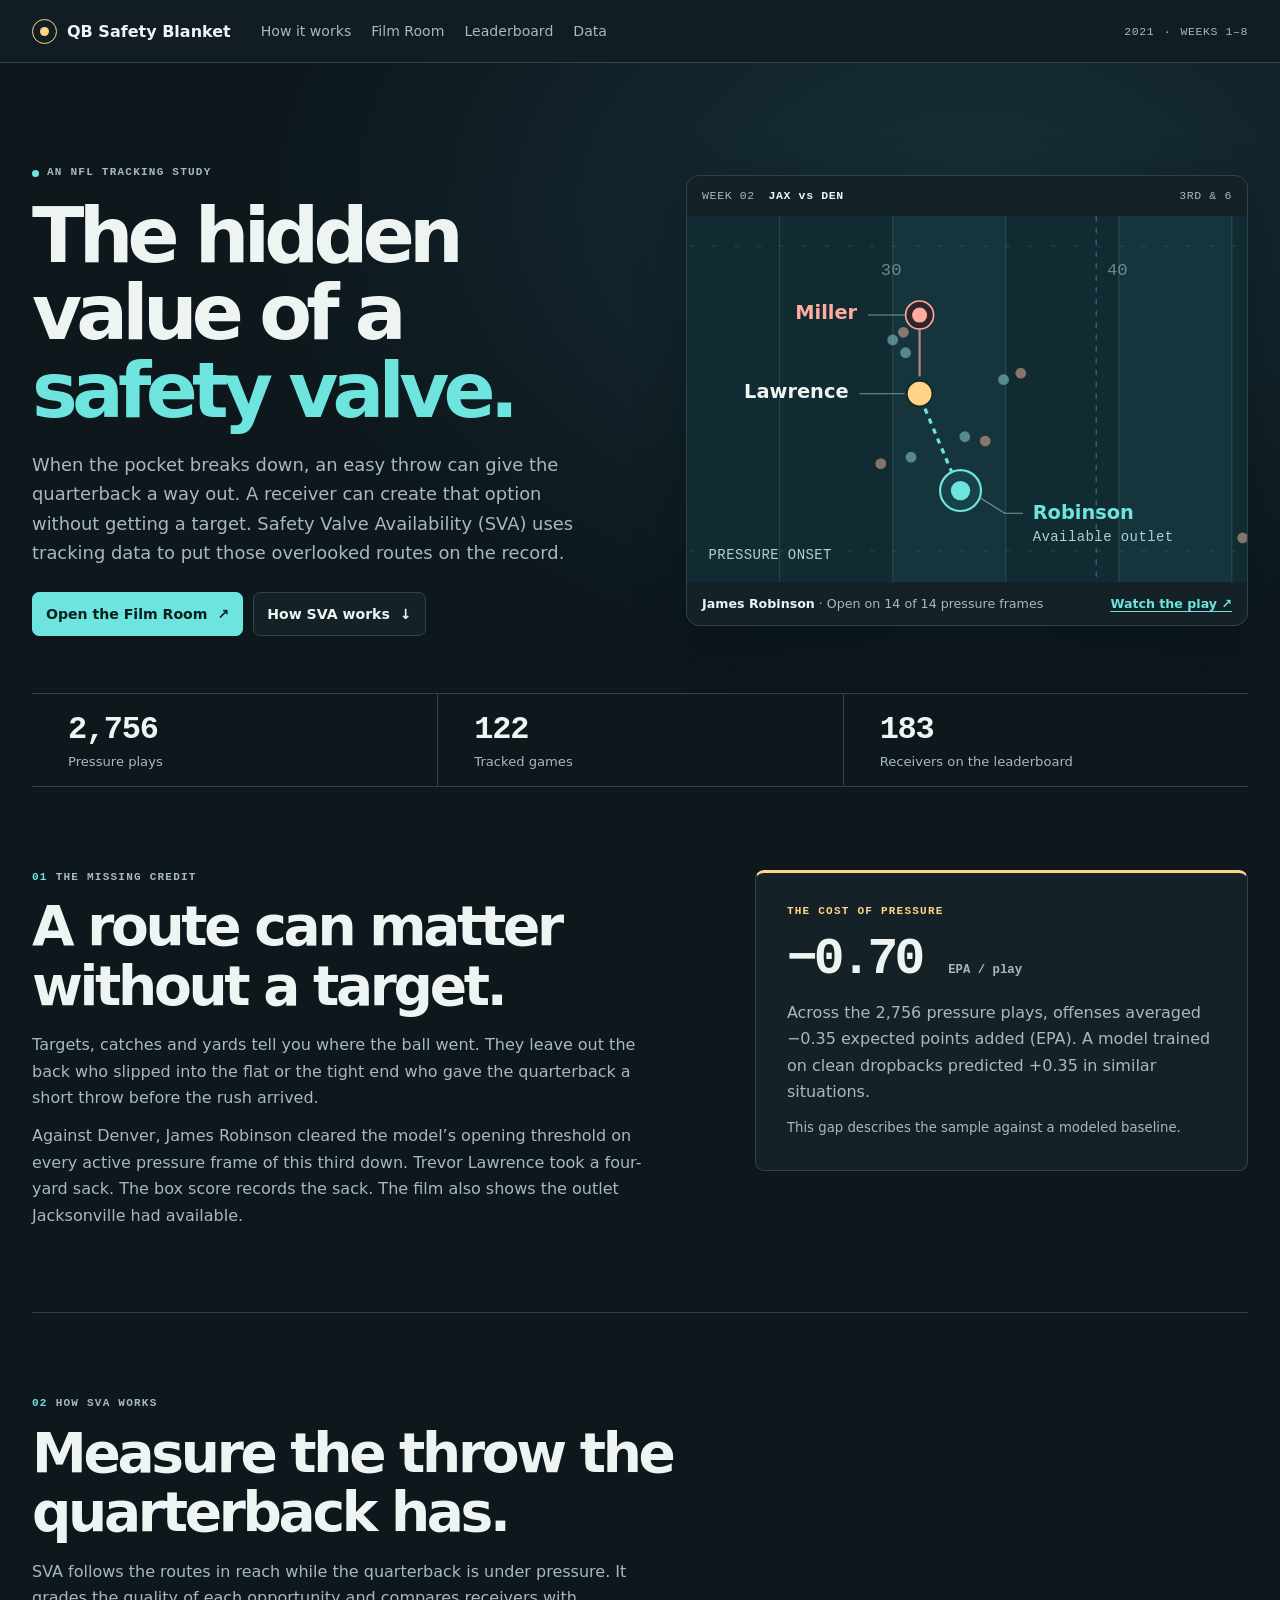
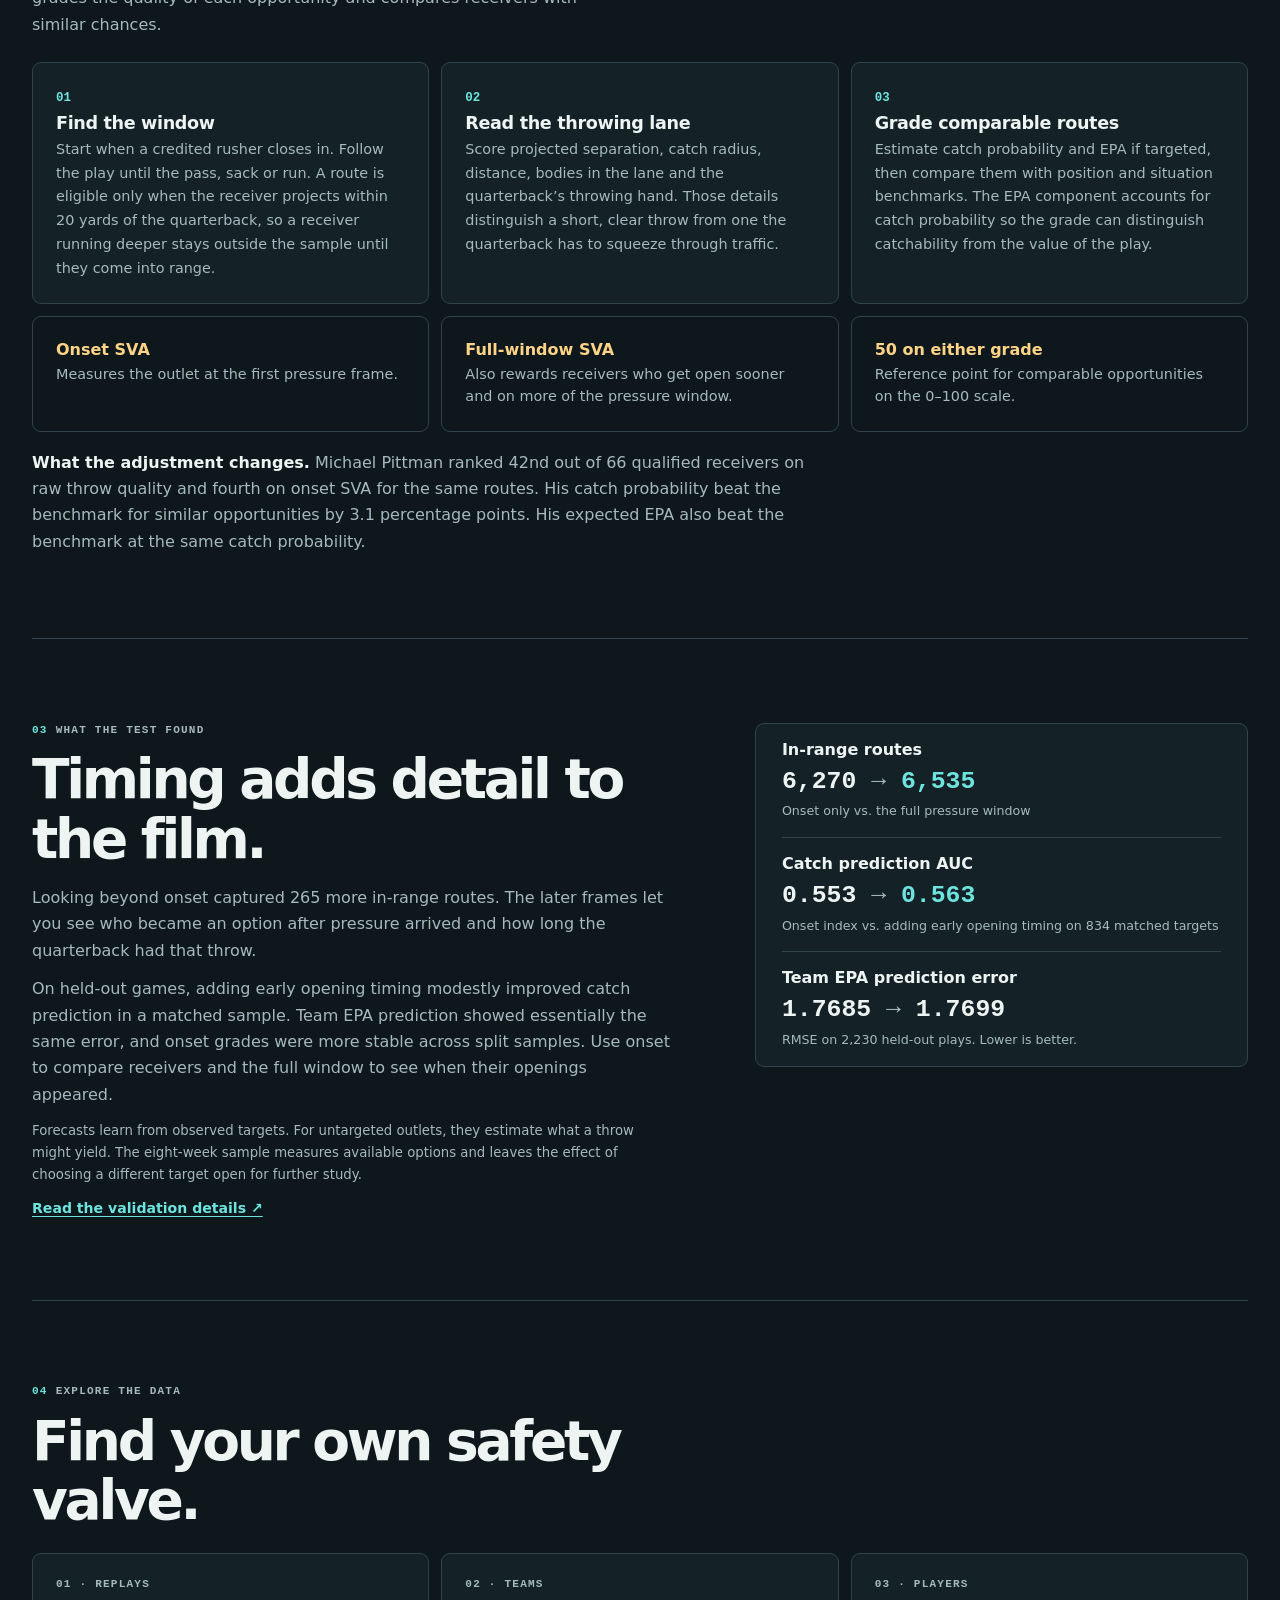
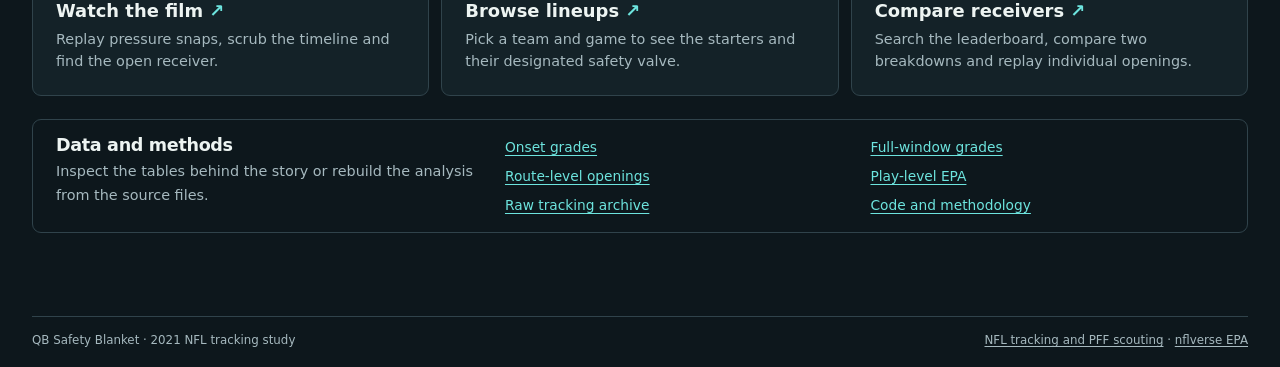
<file: docs/index.html>
<!doctype html>
<html lang="en">
<head>
  <meta charset="utf-8">
  <meta name="viewport" content="width=device-width, initial-scale=1">
  <meta name="color-scheme" content="dark">
  <meta name="description" content="See how NFL receivers create easy throws under pressure, even on plays where the ball goes elsewhere. Explore 2,756 pressure plays with Safety Valve Availability.">
  <title>The Hidden Value of a Safety Valve | QB Safety Blanket</title>
  <script src="./home-route.js"></script>
  <link rel="stylesheet" href="./styles.css">
  <link rel="stylesheet" href="./story.css">
</head>
<body class="story">
  <a class="skip-link" href="#main">Skip to the story</a>
  <header class="masthead">
    <div class="shell masthead-inner">
      <a class="brand" href="./" aria-current="page">
        <span class="brand-mark" aria-hidden="true"><span></span></span>
        <span>QB Safety Blanket</span>
      </a>
      <nav class="masthead-nav" aria-label="Main navigation">
        <a href="#method">How it works</a>
        <a href="./film-room.html">Film Room</a>
        <a href="./film-room.html#leaderboard">Leaderboard</a>
        <a href="#explore">Data</a>
      </nav>
      <span class="season-tag">2021 <span>·</span> WEEKS 1–8</span>
    </div>
  </header>

  <main id="main" class="shell story-main">
    <section class="story-hero" aria-labelledby="story-title">
      <div class="story-hero-copy">
        <p class="eyebrow"><span class="live-dot" aria-hidden="true"></span> An NFL tracking study</p>
        <h1 id="story-title">The hidden value of a <em>safety valve.</em></h1>
        <p>When the pocket breaks down, an easy throw can give the quarterback a way out. A receiver can create that option without getting a target. Safety Valve Availability (SVA) uses tracking data to put those overlooked routes on the record.</p>
        <div class="story-actions">
          <a class="story-button story-button-primary" href="./film-room.html">Open the Film Room <span aria-hidden="true">↗</span></a>
          <a class="story-button" href="#method">How SVA works <span aria-hidden="true">↓</span></a>
        </div>
      </div>

      <figure class="story-film">
        <div class="story-film-meta">
          <span>WEEK 02 <b>JAX vs DEN</b></span>
          <span>3RD &amp; 6</span>
        </div>
        <svg class="story-field" viewBox="0 0 520 340" role="img" aria-labelledby="field-title field-desc">
          <title id="field-title">James Robinson’s opening at pressure onset</title>
          <desc id="field-desc">A cropped tracking frame. Von Miller closes in on Trevor Lawrence. James Robinson is available on the other side of Lawrence, about five yards away. Lawrence ultimately takes a sack.</desc>
          <defs>
            <pattern id="field-hashes" width="21" height="340" patternUnits="userSpaceOnUse" x="2">
              <path d="M0 28h4 M0 311h4" class="field-gridline"/>
            </pattern>
          </defs>
          <rect width="520" height="340" class="field-base"/>
          <rect x="191" width="105" height="340" class="field-band"/>
          <rect x="401" width="105" height="340" class="field-band"/>
          <rect width="520" height="340" fill="url(#field-hashes)"/>
          <path d="M86 0v340 M191 0v340 M296 0v340 M401 0v340 M506 0v340" class="field-gridline"/>
          <path d="M380 0v340" class="field-scrimmage"/>
          <text x="180" y="55" class="field-yard">30</text>
          <text x="390" y="55" class="field-yard">40</text>
          <g class="field-offense">
            <circle cx="294" cy="152" r="5"/>
            <circle cx="258" cy="205" r="5"/>
            <circle cx="208" cy="224" r="5"/>
            <circle cx="191" cy="115" r="5"/>
            <circle cx="203" cy="127" r="5"/>
          </g>
          <g class="field-defense">
            <circle cx="516" cy="299" r="5"/>
            <circle cx="310" cy="146" r="5"/>
            <circle cx="277" cy="209" r="5"/>
            <circle cx="201" cy="108" r="5"/>
            <circle cx="180" cy="230" r="5"/>
          </g>
          <path d="M216 105v44" class="field-pressure-line"/>
          <path d="M221 179l27 64" class="field-outlet-line"/>
          <circle cx="216" cy="92" r="13" class="field-pressure-ring"/>
          <circle cx="216" cy="92" r="7" class="field-pressure-dot"/>
          <circle cx="216" cy="165" r="12" class="field-quarterback"/>
          <circle cx="254" cy="255" r="19" class="field-outlet-ring"/>
          <circle cx="254" cy="255" r="9" class="field-outlet-dot"/>
          <path d="M203 92h-35 M202 165h-42 M271 261l24 15h17" class="field-callout"/>
          <text x="158" y="96" text-anchor="end" class="field-label field-pressure-label">Miller</text>
          <text x="150" y="169" text-anchor="end" class="field-label">Lawrence</text>
          <text x="321" y="281" class="field-label field-outlet-label">Robinson</text>
          <text x="321" y="302" class="field-sub">Available outlet</text>
          <text x="20" y="319" class="field-sub">PRESSURE ONSET</text>
        </svg>
        <figcaption class="story-film-caption">
          <span><strong>James Robinson</strong> · Open on 14 of 14 pressure frames</span>
          <a href="./film-room.html?team=JAX&amp;game=2021091904&amp;play=2261&amp;player=52733&amp;open=1#replay">Watch the play <span aria-hidden="true">↗</span></a>
        </figcaption>
      </figure>
    </section>

    <dl class="story-sample" aria-label="2021 NFL tracking sample">
      <div><dt>Pressure plays</dt><dd>2,756</dd></div>
      <div><dt>Tracked games</dt><dd>122</dd></div>
      <div><dt>Receivers on the leaderboard</dt><dd>183</dd></div>
    </dl>

    <section class="story-section story-split" aria-labelledby="why-title">
      <div>
        <p class="eyebrow"><span>01</span> The missing credit</p>
        <h2 id="why-title">A route can matter without a target.</h2>
        <p>Targets, catches and yards tell you where the ball went. They leave out the back who slipped into the flat or the tight end who gave the quarterback a short throw before the rush arrived.</p>
        <p>Against Denver, James Robinson cleared the model’s opening threshold on every active pressure frame of this third down. Trevor Lawrence took a four-yard sack. The box score records the sack. The film also shows the outlet Jacksonville had available.</p>
      </div>
      <aside class="story-stat-panel" aria-labelledby="pressure-cost">
        <p class="eyebrow" id="pressure-cost">The cost of pressure</p>
        <p class="story-large-stat">−0.70 <span>EPA / play</span></p>
        <p>Across the 2,756 pressure plays, offenses averaged −0.35 expected points added (EPA). A model trained on clean dropbacks predicted +0.35 in similar situations.</p>
        <p class="story-note">This gap describes the sample against a modeled baseline.</p>
      </aside>
    </section>

    <section id="method" class="story-section" aria-labelledby="method-title">
      <div class="story-section-intro">
        <p class="eyebrow"><span>02</span> How SVA works</p>
        <h2 id="method-title">Measure the throw the quarterback has.</h2>
        <p>SVA follows the routes in reach while the quarterback is under pressure. It grades the quality of each opportunity and compares receivers with similar chances.</p>
      </div>
      <ol class="story-steps">
        <li>
          <span class="story-step-number" aria-hidden="true">01</span>
          <h3>Find the window</h3>
          <p>Start when a credited rusher closes in. Follow the play until the pass, sack or run. A route is eligible only when the receiver projects within 20 yards of the quarterback, so a receiver running deeper stays outside the sample until they come into range.</p>
        </li>
        <li>
          <span class="story-step-number" aria-hidden="true">02</span>
          <h3>Read the throwing lane</h3>
          <p>Score projected separation, catch radius, distance, bodies in the lane and the quarterback’s throwing hand. Those details distinguish a short, clear throw from one the quarterback has to squeeze through traffic.</p>
        </li>
        <li>
          <span class="story-step-number" aria-hidden="true">03</span>
          <h3>Grade comparable routes</h3>
          <p>Estimate catch probability and EPA if targeted, then compare them with position and situation benchmarks. The EPA component accounts for catch probability so the grade can distinguish catchability from the value of the play.</p>
        </li>
      </ol>
      <dl class="story-score-strip">
        <div><dt>Onset SVA</dt><dd>Measures the outlet at the first pressure frame.</dd></div>
        <div><dt>Full-window SVA</dt><dd>Also rewards receivers who get open sooner and on more of the pressure window.</dd></div>
        <div><dt>50 on either grade</dt><dd>Reference point for comparable opportunities on the 0–100 scale.</dd></div>
      </dl>
      <p class="story-case"><strong>What the adjustment changes.</strong> Michael Pittman ranked 42nd out of 66 qualified receivers on raw throw quality and fourth on onset SVA for the same routes. His catch probability beat the benchmark for similar opportunities by 3.1 percentage points. His expected EPA also beat the benchmark at the same catch probability.</p>
    </section>

    <section class="story-section story-split story-results" aria-labelledby="evidence-title">
      <div>
        <p class="eyebrow"><span>03</span> What the test found</p>
        <h2 id="evidence-title">Timing adds detail to the film.</h2>
        <p>Looking beyond onset captured 265 more in-range routes. The later frames let you see who became an option after pressure arrived and how long the quarterback had that throw.</p>
        <p>On held-out games, adding early opening timing modestly improved catch prediction in a matched sample. Team EPA prediction showed essentially the same error, and onset grades were more stable across split samples. Use onset to compare receivers and the full window to see when their openings appeared.</p>
        <p class="story-note">Forecasts learn from observed targets. For untargeted outlets, they estimate what a throw might yield. The eight-week sample measures available options and leaves the effect of choosing a different target open for further study.</p>
        <a class="story-text-link" href="https://github.com/EthanFeld/SafetyValveAvailability#validation-and-interpretation">Read the validation details <span aria-hidden="true">↗</span></a>
      </div>
      <dl class="story-evidence">
        <div>
          <dt>In-range routes</dt>
          <dd><span>6,270</span><span class="story-arrow"> → </span><strong>6,535</strong><small>Onset only vs. the full pressure window</small></dd>
        </div>
        <div>
          <dt>Catch prediction AUC</dt>
          <dd><span>0.553</span><span class="story-arrow"> → </span><strong>0.563</strong><small>Onset index vs. adding early opening timing on 834 matched targets</small></dd>
        </div>
        <div>
          <dt>Team EPA prediction error</dt>
          <dd><span>1.7685</span><span class="story-arrow"> → </span><strong>1.7699</strong><small>RMSE on 2,230 held-out plays. Lower is better.</small></dd>
        </div>
      </dl>
    </section>

    <section id="explore" class="story-section story-explore" aria-labelledby="explore-title">
      <div class="story-section-intro">
        <p class="eyebrow"><span>04</span> Explore the data</p>
        <h2 id="explore-title">Find your own safety valve.</h2>
      </div>
      <div class="story-destinations">
        <a href="./film-room.html#replay">
          <span class="eyebrow">01 · Replays</span>
          <strong>Watch the film <span aria-hidden="true">↗</span></strong>
          <span>Replay pressure snaps, scrub the timeline and find the open receiver.</span>
        </a>
        <a href="./film-room.html#lineup">
          <span class="eyebrow">02 · Teams</span>
          <strong>Browse lineups <span aria-hidden="true">↗</span></strong>
          <span>Pick a team and game to see the starters and their designated safety valve.</span>
        </a>
        <a href="./film-room.html#leaderboard">
          <span class="eyebrow">03 · Players</span>
          <strong>Compare receivers <span aria-hidden="true">↗</span></strong>
          <span>Search the leaderboard, compare two breakdowns and replay individual openings.</span>
        </a>
      </div>
      <div class="story-data">
        <div>
          <h3>Data and methods</h3>
          <p>Inspect the tables behind the story or rebuild the analysis from the source files.</p>
        </div>
        <ul>
          <li><a href="https://github.com/EthanFeld/SafetyValveAvailability/blob/main/sva_context_leaderboard.csv">Onset grades</a></li>
          <li><a href="https://github.com/EthanFeld/SafetyValveAvailability/blob/main/sva_temporal_leaderboard.csv">Full-window grades</a></li>
          <li><a href="https://github.com/EthanFeld/SafetyValveAvailability/blob/main/sva_temporal_routes.csv">Route-level openings</a></li>
          <li><a href="https://github.com/EthanFeld/SafetyValveAvailability/blob/main/sva_epa_plays.csv">Play-level EPA</a></li>
          <li><a href="https://github.com/EthanFeld/SafetyValveAvailability/releases/tag/data-2021">Raw tracking archive</a></li>
          <li><a href="https://github.com/EthanFeld/SafetyValveAvailability">Code and methodology</a></li>
        </ul>
      </div>
    </section>

    <footer class="footer">
      <span>QB Safety Blanket <span aria-hidden="true">·</span> 2021 NFL tracking study</span>
      <span><a href="https://github.com/ThompsonJamesBliss/nfl-big-data-bowl-regional-event-data">NFL tracking and PFF scouting</a> · <a href="https://github.com/nflverse/nflverse-data/releases/tag/pbp">nflverse EPA</a></span>
    </footer>
  </main>
</body>
</html>
</file>
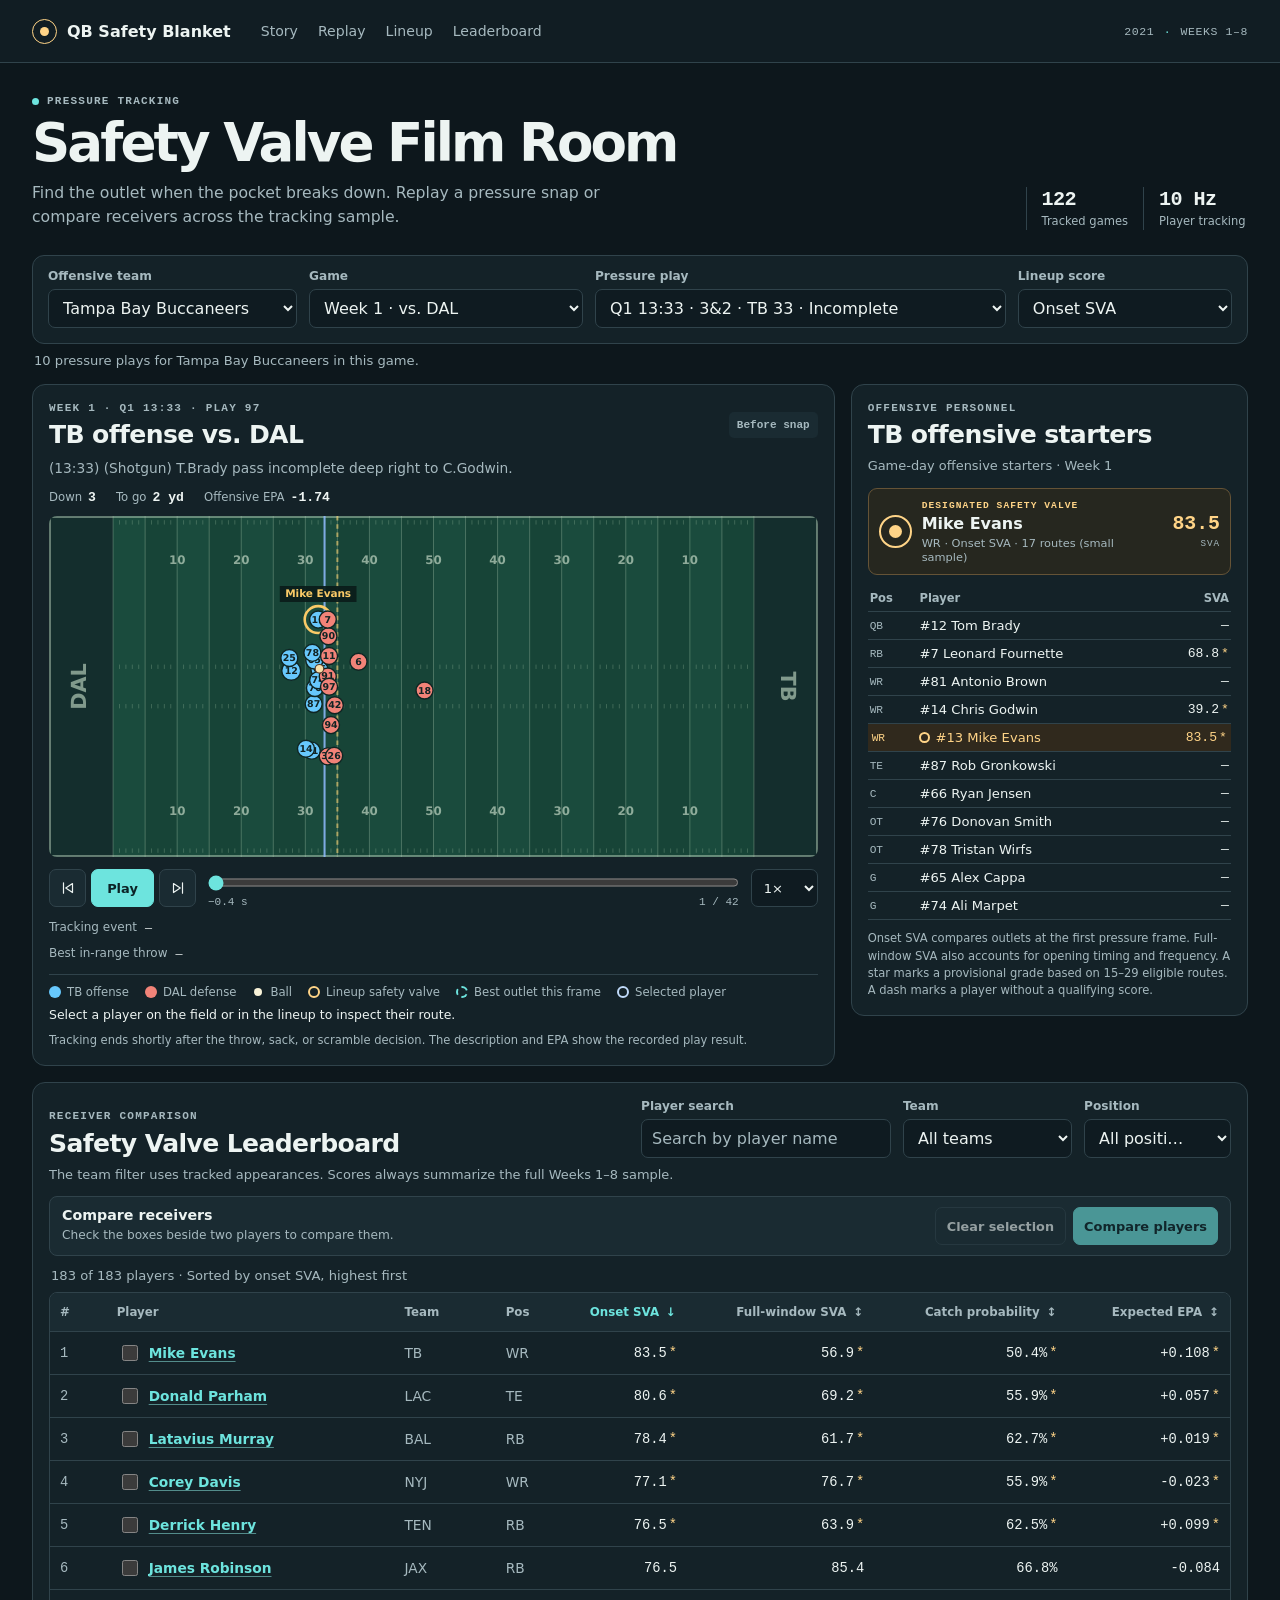
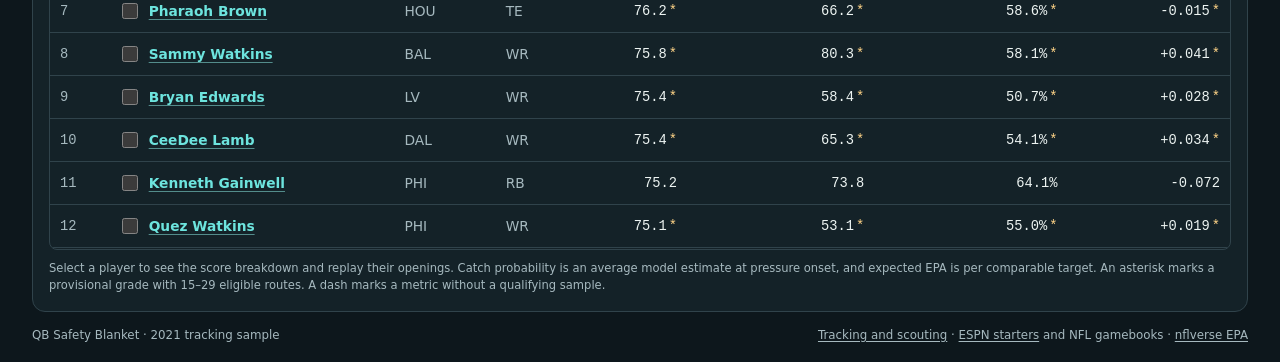
<file: docs/film-room.html>
<!doctype html>
<html lang="en">
<head>
  <meta charset="utf-8">
  <meta name="viewport" content="width=device-width, initial-scale=1">
  <meta name="color-scheme" content="dark">
  <meta name="description" content="Watch 2021 NFL pressure plays and compare the receivers who give their quarterbacks a way out.">
  <title>Safety Valve Film Room</title>
  <link rel="stylesheet" href="./styles.css">
  <script type="module" src="./app.js"></script>
  <script type="module" src="./leaderboard.js"></script>
</head>
<body>
  <a class="skip-link" href="#main">Skip to the film room</a>
  <header class="masthead">
    <div class="shell masthead-inner">
      <a class="brand" href="./" aria-label="QB Safety Blanket home">
        <span class="brand-mark" aria-hidden="true"><span></span></span>
        <span>QB Safety Blanket</span>
      </a>
      <nav class="masthead-nav" aria-label="Film room navigation">
        <a href="./">Story</a>
        <a href="#replay">Replay</a>
        <a href="#lineup">Lineup</a>
        <a href="#leaderboard">Leaderboard</a>
      </nav>
      <span class="season-tag">2021 <span>·</span> WEEKS 1–8</span>
    </div>
  </header>

  <main id="main" class="shell">
    <section class="intro" aria-labelledby="site-title">
      <div>
        <p class="eyebrow"><span class="live-dot" aria-hidden="true"></span> Pressure tracking</p>
        <h1 id="site-title">Safety Valve Film Room</h1>
        <p class="intro-copy">Find the outlet when the pocket breaks down. Replay a pressure snap or compare receivers across the tracking sample.</p>
      </div>
      <div class="sample-note" aria-label="122 tracked games at 10 frames per second">
        <div><strong>122</strong><span>Tracked games</span></div>
        <div><strong>10 Hz</strong><span>Player tracking</span></div>
      </div>
    </section>

    <section class="selectors" aria-label="Choose a team, game, play, and score">
      <label class="select-field" for="team-select">
        <span>Offensive team</span>
        <select id="team-select"><option>Loading teams…</option></select>
      </label>
      <label class="select-field" for="game-select">
        <span>Game</span>
        <select id="game-select"><option>Select a team</option></select>
      </label>
      <label class="select-field select-play" for="play-select">
        <span>Pressure play</span>
        <select id="play-select"><option>Select a game</option></select>
      </label>
      <label class="select-field select-model" for="model-select">
        <span>Lineup score</span>
        <select id="model-select">
          <option value="onset">Onset SVA</option>
          <option value="temporal">Full-window SVA</option>
        </select>
      </label>
    </section>
    <p id="status" class="status" role="status">Loading the play library…</p>
    <noscript><p class="status">Enable JavaScript to browse the lineup and replay tracking frames.</p></noscript>

    <div class="film-grid">
      <section id="replay" class="panel replay-panel" aria-labelledby="play-title">
        <div class="panel-top">
          <div>
            <p id="play-week" class="eyebrow">Film replay</p>
            <h2 id="play-title">Pressure replay</h2>
          </div>
          <span id="pressure-label" class="pressure-badge">Awaiting tracking</span>
        </div>
        <p id="play-description" class="play-description">Choose a play to see the tracking and available outlets.</p>
        <dl class="play-facts">
          <div><dt>Down</dt><dd id="play-down">—</dd></div>
          <div><dt>To go</dt><dd id="play-distance">—</dd></div>
          <div><dt>Offensive EPA</dt><dd id="play-epa">—</dd></div>
        </dl>

        <div class="field-stage">
          <canvas id="field-canvas" width="1200" height="533" role="img" aria-label="Animated football field with offensive and defensive players, the ball, and safety valve markers.">
            Your browser does not support the football field canvas. The play description, timing, and lineup are available as text.
          </canvas>
        </div>

        <div class="playback">
          <div class="transport" role="group" aria-label="Playback">
            <button id="step-back" type="button" class="icon-button" aria-label="Step back one frame" title="Step back one frame">
              <svg viewBox="0 0 24 24" aria-hidden="true"><path d="M6 5v14m12-13-9 6 9 6z"/></svg>
            </button>
            <button id="play-toggle" type="button" class="play-button" aria-label="Play or pause replay">Play</button>
            <button id="step-forward" type="button" class="icon-button" aria-label="Step forward one frame" title="Step forward one frame">
              <svg viewBox="0 0 24 24" aria-hidden="true"><path d="M18 5v14M6 6l9 6-9 6z"/></svg>
            </button>
          </div>
          <div class="scrubber">
            <label class="visually-hidden" for="timeline">Replay timeline</label>
            <input id="timeline" type="range" min="0" max="0" value="0" step="1">
            <div class="scrub-labels"><span id="time-label">0.0 s</span><span id="frame-label">Frame —</span></div>
          </div>
          <label class="speed-field" for="speed-select">
            <span class="visually-hidden">Playback speed</span>
            <select id="speed-select">
              <option value="0.5">0.5×</option>
              <option value="1" selected>1×</option>
              <option value="1.5">1.5×</option>
              <option value="2">2×</option>
            </select>
          </label>
        </div>
        <div class="frame-detail"><span>Tracking event</span><span id="event-label">—</span></div>
        <div class="frame-detail"><span>Best in-range throw</span><span id="frame-outlet">—</span></div>
        <ul class="field-key" aria-label="Field marker legend">
          <li><span class="marker marker-offense" aria-hidden="true"></span><span id="offense-label">Offense</span></li>
          <li><span class="marker marker-defense" aria-hidden="true"></span><span id="defense-label">Defense</span></li>
          <li><span class="marker marker-ball" aria-hidden="true"></span>Ball</li>
          <li><span class="marker marker-valve" aria-hidden="true"></span>Lineup safety valve</li>
          <li><span class="marker marker-best" aria-hidden="true"></span>Best outlet this frame</li>
          <li><span class="marker marker-selected" aria-hidden="true"></span>Selected player</li>
        </ul>
        <p id="selected-player" class="selected-player" aria-live="polite"></p>
        <p class="score-note">Tracking ends shortly after the throw, sack, or scramble decision. The description and EPA show the recorded play result.</p>
      </section>

      <section id="lineup" class="panel lineup-panel" aria-labelledby="lineup-title">
        <div class="panel-top lineup-top">
          <div>
            <p class="eyebrow">Offensive personnel</p>
            <h2 id="lineup-title">Game lineup</h2>
          </div>
        </div>
        <p id="lineup-note" class="lineup-note">Select a game to see the offensive lineup and available receiver scores.</p>

        <div class="designated">
          <span class="designated-mark" aria-hidden="true"><span></span></span>
          <div class="designated-copy">
            <p class="eyebrow">Designated safety valve</p>
            <p id="valve-name" class="valve-name">Awaiting lineup</p>
            <p id="valve-position" class="valve-position"></p>
          </div>
          <div class="designated-score">
            <strong id="valve-score">—</strong>
            <span>SVA</span>
          </div>
        </div>

        <table class="lineup-table">
          <caption class="visually-hidden">Offensive lineup and player Safety Valve Availability scores</caption>
          <thead>
            <tr><th scope="col">Pos</th><th scope="col">Player</th><th scope="col">SVA</th></tr>
          </thead>
          <tbody id="lineup-rows">
            <tr><td colspan="3" class="empty-lineup">Select a game to load its lineup.</td></tr>
          </tbody>
        </table>
        <p class="score-note">Onset SVA compares outlets at the first pressure frame. Full-window SVA also accounts for opening timing and frequency. A star marks a provisional grade based on 15–29 eligible routes. A dash marks a player without a qualifying score.</p>
      </section>
    </div>

    <section id="leaderboard" class="panel leaderboard-panel" aria-labelledby="leaderboard-title">
      <div class="panel-top leaderboard-top">
        <div>
          <p class="eyebrow">Receiver comparison</p>
          <h2 id="leaderboard-title">Safety Valve Leaderboard</h2>
        </div>
        <div class="leaderboard-controls" role="group" aria-label="Leaderboard filters">
          <label class="select-field leaderboard-search-field" for="leaderboard-search">
            <span>Player search</span>
            <input id="leaderboard-search" type="search" placeholder="Search by player name" autocomplete="off" spellcheck="false" disabled>
          </label>
          <label class="select-field" for="leaderboard-team">
            <span>Team</span>
            <select id="leaderboard-team" disabled><option value="">All teams</option></select>
          </label>
          <label class="select-field" for="leaderboard-position">
            <span>Position</span>
            <select id="leaderboard-position" disabled><option value="">All positions</option></select>
          </label>
        </div>
      </div>
      <p id="leaderboard-scope" class="lineup-note">The team filter uses tracked appearances. Scores always summarize the full Weeks 1–8 sample.</p>
      <section class="leaderboard-compare-tray" aria-labelledby="leaderboard-compare-title">
        <div>
          <h3 id="leaderboard-compare-title">Compare receivers</h3>
          <div id="leaderboard-selection" class="leaderboard-selection"></div>
          <p id="leaderboard-compare-status" class="leaderboard-compare-status" role="status">Check the boxes beside two players to compare them.</p>
        </div>
        <div class="leaderboard-compare-actions">
          <button id="leaderboard-clear" class="profile-close" type="button" disabled>Clear selection</button>
          <button id="leaderboard-compare" class="play-button" type="button" aria-haspopup="dialog" aria-controls="player-comparison" disabled>Compare players</button>
        </div>
      </section>
      <p id="leaderboard-status" class="status" role="status">Loading the leaderboard…</p>
      <p class="leaderboard-scroll-tip">Scroll across the table to see all four metrics.</p>
      <div class="leaderboard-scroll" tabindex="0" role="region" aria-label="Scrollable leaderboard" aria-describedby="leaderboard-scope leaderboard-note">
        <table class="leaderboard-table">
          <caption class="visually-hidden">Receiver metrics. Rank follows the selected sort and filters.</caption>
          <thead>
            <tr>
              <th scope="col" aria-label="Rank">#</th>
              <th scope="col">Player</th>
              <th scope="col">Team</th>
              <th scope="col">Pos</th>
              <th scope="col" aria-sort="descending"><button type="button" data-sort="onset" disabled>Onset SVA <span aria-hidden="true"></span></button></th>
              <th scope="col"><button type="button" data-sort="temporal" disabled>Full-window SVA <span aria-hidden="true"></span></button></th>
              <th scope="col"><button type="button" data-sort="catchProbability" disabled>Catch probability <span aria-hidden="true"></span></button></th>
              <th scope="col"><button type="button" data-sort="expectedEpa" disabled>Expected EPA <span aria-hidden="true"></span></button></th>
            </tr>
          </thead>
          <tbody id="leaderboard-rows">
            <tr><td colspan="8" class="empty-lineup">Loading receiver scores…</td></tr>
          </tbody>
        </table>
      </div>
      <p id="leaderboard-note" class="score-note">Select a player to see the score breakdown and replay their openings. Catch probability is an average model estimate at pressure onset, and expected EPA is per comparable target. An asterisk marks a provisional grade with 15–29 eligible routes. A dash marks a metric without a qualifying sample.</p>
    </section>

    <dialog id="player-profile" class="player-profile" aria-labelledby="player-profile-title">
      <header class="player-profile-header">
        <div>
          <p id="player-profile-teams" class="eyebrow">Receiver profile</p>
          <h2 id="player-profile-title">Player profile</h2>
        </div>
        <form method="dialog">
          <button id="player-profile-close" class="profile-close" type="submit" autofocus>Close</button>
        </form>
      </header>
      <div class="player-profile-content">
        <dl id="player-profile-scores" class="profile-scores" aria-label="Leaderboard scores"></dl>
        <p id="player-profile-status" class="status" role="status"></p>
        <div id="player-profile-breakdown" class="profile-breakdown"></div>
        <section aria-labelledby="player-profile-plays-title" class="profile-replays">
          <h3 id="player-profile-plays-title">Open under pressure</h3>
          <p class="score-note">Each replay opens at the first frame where this receiver met the in-range throw-quality threshold under pressure.</p>
          <ul id="player-profile-plays" class="profile-play-list"></ul>
        </section>
      </div>
    </dialog>

    <dialog id="player-comparison" class="player-profile player-comparison" aria-labelledby="comparison-title">
      <header class="player-profile-header">
        <div>
          <p class="eyebrow">Receiver breakdowns</p>
          <h2 id="comparison-title">Compare players</h2>
        </div>
        <form method="dialog">
          <button id="comparison-close" class="profile-close" type="submit" autofocus>Close</button>
        </form>
      </header>
      <div class="player-profile-content comparison-content" tabindex="0" role="region" aria-label="Side-by-side SVA breakdowns">
        <p id="comparison-status" class="status" role="status"></p>
        <table class="comparison-table" aria-describedby="comparison-note">
          <caption class="visually-hidden">Side-by-side comparison of receiver grades and model breakdowns</caption>
          <thead id="comparison-head"></thead>
          <tbody id="comparison-rows"></tbody>
        </table>
        <p id="comparison-note" class="score-note">Lifts compare similar in-range opportunities. First openings are timed from pressure onset. A dash marks an unavailable metric. Grades and forecasts summarize the full Weeks 1–8 sample.</p>
      </div>
    </dialog>

    <footer class="footer">
      <span>QB Safety Blanket <span aria-hidden="true">·</span> 2021 tracking sample</span>
      <span><a href="https://github.com/ThompsonJamesBliss/nfl-big-data-bowl-regional-event-data" rel="noopener noreferrer">Tracking and scouting</a> · <a href="https://www.espn.com/nfl/scoreboard" rel="noopener noreferrer">ESPN starters</a> and NFL gamebooks · <a href="https://github.com/nflverse/nflverse-data/releases/tag/pbp" rel="noopener noreferrer">nflverse EPA</a></span>
    </footer>
  </main>
</body>
</html>
</file>
<file: docs/styles.css>
:root {
  color-scheme: dark;
  --bg: #0d171c;
  --surface: #142228;
  --surface-raised: #1a2b32;
  --line: #30434b;
  --text: #edf4f2;
  --muted: #a6b9bf;
  --aqua: #6de4de;
  --gold: #ffd487;
  --mono: "Cascadia Code", "SFMono-Regular", Consolas, monospace;
  font-family: "Segoe UI", system-ui, sans-serif;
  background: var(--bg);
  color: var(--text);
}

*, *::before, *::after { box-sizing: border-box; }
body { margin: 0; }
button, select, input { font: inherit; }
a { color: inherit; }
p, h1, h2, dl, dd { margin: 0; }
button, select { color: var(--text); }
button, select, input[type="range"] { cursor: pointer; }
button:disabled, select:disabled, input:disabled { cursor: default; opacity: .58; }
:focus-visible { outline: 2px solid var(--aqua); outline-offset: 3px; }

.shell { max-width: 1460px; width: min(100% - 64px, 1460px); margin-inline: auto; }
.masthead { border-bottom: 1px solid var(--line); background: #111d23; }
.masthead-inner { min-height: 62px; display: flex; align-items: center; gap: 30px; }
.brand { display: inline-flex; gap: 10px; align-items: center; font-weight: 700; text-decoration: none; white-space: nowrap; }
.brand-mark, .designated-mark { display: grid; place-items: center; border-radius: 50%; flex: none; }
.brand-mark { width: 25px; height: 25px; border: 1px solid var(--gold); }
.brand-mark span { width: 9px; height: 9px; border-radius: 50%; background: var(--gold); }
.masthead-nav { display: flex; align-items: center; gap: 20px; color: var(--muted); font-size: .88rem; }
.masthead-nav a { padding: 10px 0; text-decoration: none; }
.masthead-nav a:hover { color: var(--text); }
.season-tag { margin-left: auto; color: var(--muted); font: .72rem var(--mono); letter-spacing: .05em; white-space: nowrap; }
.season-tag span { margin: 0 2px; color: var(--aqua); }

.intro { display: flex; align-items: flex-end; justify-content: space-between; gap: 22px; padding: 31px 0 25px; }
.eyebrow { display: flex; align-items: center; gap: 8px; color: var(--muted); text-transform: uppercase; letter-spacing: .11em; font: 600 .69rem/1.4 var(--mono); }
.live-dot { display: inline-block; width: 7px; height: 7px; background: var(--aqua); border-radius: 50%; }
.intro h1 { font-size: clamp(2.05rem, 4.15vw, 3.7rem); letter-spacing: -.055em; line-height: 1.03; margin: 7px 0 10px; }
.intro-copy { color: var(--muted); font-size: .98rem; line-height: 1.55; max-width: 640px; }
.sample-note { display: flex; flex: none; }
.sample-note div { min-width: 105px; padding: 1px 15px 2px; border-left: 1px solid var(--line); }
.sample-note div:last-child { padding-right: 0; }
.sample-note strong, .sample-note span { display: block; }
.sample-note strong { font: 600 1.26rem var(--mono); letter-spacing: -.03em; }
.sample-note span { font-size: .72rem; color: var(--muted); margin-top: 3px; }

.selectors {
  display: grid;
  grid-template-columns: minmax(0, 1fr) minmax(0, 1.1fr) minmax(0, 1.65fr) minmax(0, .86fr);
  gap: 12px;
  padding: 13px 15px 15px;
  border: 1px solid var(--line);
  border-radius: 12px;
  background: var(--surface);
}
.select-field { min-width: 0; display: grid; gap: 6px; }
.select-field > span { color: var(--muted); font-size: .76rem; font-weight: 650; }
select, #leaderboard-search {
  min-width: 0;
  width: 100%;
  min-height: 39px;
  padding: 7px 26px 7px 10px;
  color: var(--text);
  background: #0f1b21;
  border: 1px solid var(--line);
  border-radius: 7px;
  text-overflow: ellipsis;
}
select:hover, #leaderboard-search:hover { border-color: #59727a; }
.status { color: var(--muted); font-size: .82rem; margin: 9px 2px; }
.status:empty { display: none; }
.status[data-state="error"], .status.error { color: #ffac9e; }

.film-grid { display: grid; grid-template-columns: minmax(0, 2.02fr) minmax(305px, 1fr); align-items: start; gap: 16px; margin-top: 16px; }
.panel { min-width: 0; background: var(--surface); border: 1px solid var(--line); border-radius: 13px; }
.replay-panel, .lineup-panel { padding: 16px; }
.panel-top { display: flex; justify-content: space-between; align-items: center; gap: 12px; }
.panel-top > div { min-width: 0; }
.panel h2 { font-size: clamp(1.2rem, 2vw, 1.57rem); line-height: 1.16; letter-spacing: -.025em; margin-top: 4px; }
.pressure-badge {
  border-radius: 5px;
  background: var(--surface-raised);
  color: var(--muted);
  flex: none;
  padding: 6px 8px;
  font: 600 .69rem/1.3 var(--mono);
}
.pressure-badge[data-active="true"], .pressure-badge.active, .pressure-badge.is-active, .pressure-badge.is-pressure {
  color: var(--gold);
  background: #473822;
}
.play-description { color: var(--muted); font-size: .86rem; line-height: 1.5; margin-top: 9px; overflow-wrap: anywhere; }
.play-facts { display: flex; flex-wrap: wrap; gap: 6px 20px; margin: 11px 0; }
.play-facts > div { display: inline-flex; align-items: baseline; gap: 6px; }
.play-facts dt { color: var(--muted); font-size: .73rem; }
.play-facts dd { color: var(--text); font: 600 .82rem var(--mono); }
.field-stage { background: #14372f; border-radius: 8px; overflow: hidden; }
.field-stage canvas { display: block; width: 100%; height: auto; aspect-ratio: 1200 / 533; }

.playback { display: grid; grid-template-columns: auto minmax(0, 1fr) auto; gap: 12px; align-items: start; margin-top: 12px; }
.transport { display: flex; gap: 5px; }
.icon-button, .play-button {
  display: inline-flex;
  align-items: center;
  justify-content: center;
  min-height: 38px;
  border: 1px solid var(--line);
  border-radius: 7px;
  font-size: .81rem;
}
.icon-button { width: 37px; background: var(--surface-raised); }
.icon-button svg { width: 18px; height: 18px; fill: none; stroke: currentColor; stroke-width: 1.6; stroke-linecap: round; stroke-linejoin: round; }
.icon-button:hover { border-color: #59727a; }
.play-button { min-width: 63px; padding: 0 10px; background: var(--aqua); color: #0c2326; font-weight: 750; border-color: var(--aqua); }
.play-button:hover { background: #9af0eb; }
.scrubber { min-width: 0; }
.scrubber input { display: block; margin: 1px 0 0; width: 100%; height: 25px; accent-color: var(--aqua); }
.scrub-labels { display: flex; justify-content: space-between; align-items: center; gap: 5px; color: var(--muted); font: .69rem/1.3 var(--mono); }
.speed-field select { min-height: 38px; padding: 6px 5px 6px 8px; min-width: 61px; font-size: .82rem; }
.frame-detail { display: flex; flex-wrap: wrap; gap: 4px 8px; color: var(--muted); font-size: .75rem; margin-top: 10px; }
.frame-detail > span:last-child { color: var(--text); font: .73rem/1.4 var(--mono); overflow-wrap: anywhere; }
.field-key { display: flex; gap: 7px 16px; flex-wrap: wrap; list-style: none; padding: 10px 0 0; margin: 11px 0 0; border-top: 1px solid var(--line); color: var(--muted); font-size: .73rem; }
.field-key li { display: flex; gap: 6px; align-items: center; }
.marker { display: inline-block; width: 12px; height: 12px; border-radius: 50%; flex: none; }
.marker-offense { background: #67c8fd; }
.marker-defense { background: #f28378; }
.marker-ball { width: 8px; height: 8px; background: #f8f2d8; margin-inline: 2px; }
.marker-valve { border: 2px solid var(--gold); }
.marker-best { border: 2px dashed var(--aqua); }
.marker-selected { border: 2px solid #c0dafa; }
.selected-player { margin-top: 8px; color: var(--text); font-size: .78rem; }
.selected-player:empty { display: none; }

.lineup-note { margin-top: 7px; color: var(--muted); font-size: .81rem; line-height: 1.5; }
.designated {
  display: flex;
  align-items: center;
  gap: 10px;
  padding: 10px;
  margin: 12px 0 10px;
  background: #26271f;
  border: 1px solid #655336;
  border-radius: 9px;
}
.designated-mark { width: 33px; height: 33px; border: 2px solid var(--gold); }
.designated-mark span { width: 13px; height: 13px; border-radius: 50%; background: var(--gold); }
.designated-copy { min-width: 0; }
.designated-copy .eyebrow { color: var(--gold); font-size: .6rem; }
.valve-name { margin-top: 2px; font-weight: 700; line-height: 1.2; overflow-wrap: anywhere; }
.valve-position { color: var(--muted); font-size: .71rem; margin-top: 3px; }
.valve-position:empty { display: none; }
.designated-score { flex: none; text-align: right; margin-left: auto; }
.designated-score strong, .designated-score span { display: block; font-family: var(--mono); }
.designated-score strong { font-size: 1.24rem; line-height: 1; color: var(--gold); }
.designated-score span { font-size: .58rem; letter-spacing: .1em; margin-top: 4px; color: var(--muted); }
.lineup-table { border-collapse: collapse; width: 100%; font-size: .82rem; }
.lineup-table th, .lineup-table td { border-bottom: 1px solid var(--line); padding: 6px 5px; text-align: left; }
.lineup-table th { color: var(--muted); font-size: .72rem; font-weight: 650; }
.lineup-table tr > :first-child { padding-left: 2px; }
.lineup-table tr > :last-child { text-align: right; padding-right: 2px; font-variant-numeric: tabular-nums; }
.lineup-table td:first-child { font: .7rem var(--mono); color: var(--muted); }
.lineup-table td:last-child { font-family: var(--mono); }
.lineup-player { background: none; border: 0; color: inherit; font: inherit; padding: 0; text-align: left; cursor: pointer; }
.lineup-player:hover, .lineup-player[aria-pressed="true"] { text-decoration: underline; text-underline-offset: 3px; }
.provisional-score { color: var(--gold); margin-left: 2px; }
.lineup-table .valve-row td { color: var(--gold); background: #30291d; }
.lineup-table .valve-row td:first-child { padding-left: 4px; }
.lineup-table .valve-row td:last-child { padding-right: 4px; }
.lineup-table .player-marker, .lineup-table .valve-ring {
  display: inline-block;
  width: 11px;
  height: 11px;
  margin-right: 5px;
  border: 2px solid var(--gold);
  border-radius: 50%;
  vertical-align: -1px;
}
.lineup-table .empty-lineup { color: var(--muted); text-align: left; padding: 12px 2px; font: .8rem/1.4 "Segoe UI", system-ui, sans-serif; }
.score-note { color: var(--muted); font-size: .72rem; line-height: 1.5; margin-top: 10px; }
.leaderboard-panel { padding: 16px; margin-top: 16px; scroll-margin-top: 16px; }
.leaderboard-top { align-items: end; }
.leaderboard-controls { display: grid; grid-template-columns: minmax(0, 1.7fr) minmax(0, 1.15fr) minmax(0, 1fr); gap: 12px; width: min(64%, 590px); }
#leaderboard-search { padding-right: 10px; }
#leaderboard-search::placeholder { color: var(--muted); }
.leaderboard-compare-tray {
  display: flex;
  flex-wrap: wrap;
  align-items: center;
  justify-content: space-between;
  gap: 9px 16px;
  margin: 12px 0;
  padding: 10px 12px;
  border: 1px solid var(--line);
  border-radius: 8px;
  background: var(--surface-raised);
}
.leaderboard-compare-tray h3 { margin: 0; font-size: .89rem; }
.leaderboard-compare-status { margin-top: 4px; color: var(--muted); font-size: .76rem; line-height: 1.45; }
.leaderboard-selection, .leaderboard-compare-actions { display: flex; flex-wrap: wrap; gap: 7px; }
.leaderboard-selection:not(:empty) { margin-top: 6px; }
.leaderboard-selection-chip {
  display: inline-flex;
  align-items: center;
  gap: 7px;
  min-height: 30px;
  padding: 4px 8px;
  border: 1px solid #538c8b;
  border-radius: 5px;
  background: var(--surface);
  color: var(--aqua);
  font-size: .76rem;
}
.leaderboard-selection-chip:hover { border-color: var(--aqua); }
.leaderboard-scroll-tip { display: none; color: var(--muted); font-size: .75rem; margin-bottom: 6px; }
.leaderboard-scroll { overflow: auto; max-height: min(62vh, 42rem); border: 1px solid var(--line); border-radius: 8px; }
.leaderboard-table { border-spacing: 0; width: 100%; min-width: 710px; font-size: .86rem; }
.leaderboard-table th, .leaderboard-table td { text-align: left; padding: 8px 10px; border-bottom: 1px solid var(--line); }
.leaderboard-table thead th { position: sticky; top: 0; z-index: 2; background: var(--surface-raised); font-size: .74rem; color: var(--muted); white-space: nowrap; }
.leaderboard-table tbody tr:last-child > * { border-bottom: 0; }
.leaderboard-table tbody tr:hover { background: var(--surface-raised); }
.leaderboard-table tbody th { font-weight: 650; }
.leaderboard-player-cell { display: flex; align-items: center; gap: 6px; }
.leaderboard-compare-option { display: grid; place-items: center; flex: none; width: 26px; min-height: 26px; border-radius: 5px; cursor: pointer; }
.leaderboard-compare-option:hover { background: var(--line); }
.leaderboard-compare-option input { width: 16px; height: 16px; margin: 0; accent-color: var(--aqua); cursor: pointer; }
.leaderboard-player { padding: 0; border: 0; background: none; color: var(--aqua); font: inherit; text-align: left; text-decoration: underline; text-decoration-color: #538c8b; text-underline-offset: 3px; }
.leaderboard-player:hover { color: var(--text); text-decoration-color: currentColor; }
.leaderboard-table tbody td:nth-child(1), .leaderboard-table tbody td:nth-child(3), .leaderboard-table tbody td:nth-child(4) { color: var(--muted); }
.leaderboard-table thead th:nth-child(n+5), .leaderboard-table tbody td:nth-child(n+5) { text-align: right; }
.leaderboard-table tbody td:nth-child(n+5), .leaderboard-table tbody td:first-child { font-family: var(--mono); font-variant-numeric: tabular-nums; }
.leaderboard-table thead button { padding: 4px 0; border: 0; background: none; color: inherit; font: inherit; }
.leaderboard-table thead button:hover, .leaderboard-table th[aria-sort] button { color: var(--aqua); }
.leaderboard-table thead button span { display: inline-block; width: 1em; margin-left: 2px; text-align: center; }
.leaderboard-table thead button span::before { content: "↕"; }
.leaderboard-table th[aria-sort="descending"] button span::before { content: "↓"; }
.leaderboard-table th[aria-sort="ascending"] button span::before { content: "↑"; }
.leaderboard-table .empty-lineup { padding: 14px 10px; text-align: left; color: var(--muted); font-family: inherit; }
.player-profile {
  width: min(820px, 100% - 28px);
  max-height: min(88dvh, 860px);
  padding: 0;
  overflow: auto;
  scroll-padding-top: 74px;
  border: 1px solid var(--line);
  border-radius: 13px;
  background: var(--surface);
  color: var(--text);
  box-shadow: 0 20px 80px #0009;
}
.player-profile::backdrop { background: #050d13b8; }
body:has(.player-profile[open]) { overflow: hidden; }
.player-profile-header {
  position: sticky;
  top: 0;
  z-index: 1;
  display: flex;
  align-items: center;
  justify-content: space-between;
  gap: 14px;
  padding: 14px 18px;
  border-bottom: 1px solid var(--line);
  background: var(--surface);
}
.player-profile-header h2 { margin-top: 3px; font-size: clamp(1.3rem, 4vw, 1.8rem); line-height: 1.18; }
.profile-close, .profile-replay-link {
  display: inline-flex;
  align-items: center;
  min-height: 36px;
  padding: 6px 11px;
  border: 1px solid var(--line);
  border-radius: 7px;
  background: var(--surface-raised);
  color: var(--text);
  font-size: .8rem;
  font-weight: 650;
  white-space: nowrap;
}
.profile-close:hover, .profile-replay-link:hover { border-color: var(--aqua); }
.player-profile-content { padding: 16px 18px 18px; }
.profile-scores, .profile-breakdown { display: grid; gap: 8px; }
.profile-scores { grid-template-columns: repeat(4, minmax(0, 1fr)); }
.profile-breakdown { grid-template-columns: repeat(2, minmax(0, 1fr)); margin-top: 14px; }
.profile-breakdown:empty { display: none; }
.profile-score, .profile-detail, .profile-play { border: 1px solid var(--line); border-radius: 8px; }
.profile-score, .profile-detail { padding: 9px 10px; }
.profile-score { background: var(--surface-raised); }
.profile-score dt, .profile-detail dt { color: var(--muted); font-size: .75rem; }
.profile-score dd { margin-top: 4px; font: 650 1.12rem/1.2 var(--mono); }
.profile-score dd small { display: block; margin-top: 3px; color: var(--muted); font: .69rem/1.3 "Segoe UI", system-ui, sans-serif; }
.profile-detail h3, .profile-replays h3 { margin: 0; font-size: .94rem; line-height: 1.25; }
.profile-detail-grid { display: grid; gap: 6px 18px; margin-top: 7px; }
.profile-detail-grid div { display: flex; align-items: baseline; justify-content: space-between; gap: 8px; }
.profile-detail-grid dd { font: .76rem var(--mono); white-space: nowrap; }
.profile-detail-wide { grid-column: 1 / -1; }
.profile-detail-wide .profile-detail-grid { grid-template-columns: repeat(2, minmax(0, 1fr)); }
.profile-replays { margin-top: 17px; }
.profile-replays > .score-note { margin-top: 4px; }
.profile-play-list { display: grid; gap: 8px; margin: 9px 0 0; padding: 0; list-style: none; }
.profile-play { display: flex; align-items: center; justify-content: space-between; gap: 10px; padding: 9px 10px; }
.profile-play-body { min-width: 0; }
.profile-play-heading { color: var(--text); font-size: .81rem; font-weight: 650; }
.profile-play .play-description { margin-top: 3px; font-size: .76rem; }
.profile-play-facts { margin-top: 4px; color: var(--muted); font-size: .72rem; line-height: 1.35; }
.profile-replay-link { color: var(--aqua); text-decoration: none; }
.player-comparison[open] { display: flex; flex-direction: column; overflow: hidden; }
.player-comparison .player-profile-header { flex: none; }
.comparison-content { overflow: auto; }
.comparison-content:focus-visible { outline-offset: -3px; }
.comparison-content .status { margin-top: 0; }
.comparison-table {
  width: 100%;
  table-layout: fixed;
  border: 1px solid var(--line);
  border-radius: 8px;
  border-spacing: 0;
  text-align: left;
  font-size: .83rem;
}
.comparison-table th, .comparison-table td { padding: 8px 10px; border-bottom: 1px solid var(--line); overflow-wrap: anywhere; }
.comparison-table thead th { position: sticky; top: 0; z-index: 1; background: var(--surface-raised); vertical-align: top; }
.comparison-table thead th:first-child { width: 40%; color: var(--muted); border-top-left-radius: 8px; }
.comparison-table thead th:not(:first-child) { color: var(--aqua); }
.comparison-table thead th:last-child { border-top-right-radius: 8px; }
.comparison-table tbody tr:last-child > * { border-bottom: 0; }
.comparison-table tbody th { color: var(--muted); font-weight: 500; }
.comparison-table td { font-family: var(--mono); font-variant-numeric: tabular-nums; }
.comparison-table small { display: block; margin-top: 3px; color: var(--muted); font: .72rem/1.35 "Segoe UI", system-ui, sans-serif; }
.comparison-table .comparison-section th { background: var(--surface-raised); color: var(--text); font-weight: 650; }
.footer { display: flex; justify-content: space-between; flex-wrap: wrap; gap: 6px 15px; padding: 16px 0 20px; color: var(--muted); font-size: .74rem; }
.footer a { color: inherit; text-underline-offset: 2px; }

.skip-link { position: absolute; left: 8px; top: 8px; z-index: 3; padding: 9px 12px; background: var(--surface); transform: translateY(-150%); }
.skip-link:focus { transform: translateY(0); }
.visually-hidden { position: absolute; width: 1px; height: 1px; padding: 0; margin: -1px; overflow: hidden; clip: rect(0, 0, 0, 0); white-space: nowrap; border: 0; }

@media (max-width: 1020px) {
  .shell { width: min(100% - 40px, 1460px); }
  .film-grid { grid-template-columns: minmax(0, 1.7fr) minmax(280px, 1fr); gap: 12px; }
  .replay-panel, .lineup-panel { padding: 12px; }
  .selectors { gap: 9px; }
}

@media (max-width: 790px) {
  .film-grid { grid-template-columns: 1fr; }
  .selectors { grid-template-columns: minmax(0, 1fr) minmax(0, 1fr); }
  .intro { padding-top: 24px; }
  .sample-note div { min-width: 87px; padding-inline: 9px; }
  .leaderboard-top { align-items: start; flex-direction: column; }
  .leaderboard-controls { width: 100%; }
  .leaderboard-scroll-tip { display: block; }
  .leaderboard-table thead th:nth-child(2), .leaderboard-table tbody th { position: sticky; left: 0; min-width: 138px; border-right: 1px solid var(--line); }
  .leaderboard-table thead th:nth-child(2) { z-index: 3; }
  .leaderboard-table tbody th { background: var(--surface); z-index: 1; }
  .leaderboard-table tbody tr:hover th { background: var(--surface-raised); }
}

@media (max-width: 520px) {
  .shell { width: calc(100% - 24px); }
  .masthead-inner { min-height: 53px; gap: 10px; }
  .brand { font-size: .9rem; gap: 7px; }
  .brand-mark { width: 22px; height: 22px; }
  .masthead-nav { margin-left: auto; gap: 12px; font-size: .75rem; }
  .season-tag, .sample-note { display: none; }
  .intro { display: block; padding: 20px 0 17px; }
  .intro-copy { font-size: .87rem; }
  .selectors { padding: 9px; gap: 8px; }
  .selectors select { font-size: .82rem; padding-right: 5px; }
  .select-play { grid-column: 1 / -1; grid-row: 2; }
  .select-model { grid-column: 1 / -1; }
  .replay-panel, .lineup-panel { padding: 10px; }
  .playback { grid-template-columns: auto auto; justify-content: space-between; gap: 4px 9px; }
  .scrubber { grid-column: 1 / -1; grid-row: 2; }
  .speed-field { grid-column: 2; grid-row: 1; }
  .frame-detail { margin-top: 8px; }
  .field-key { gap: 7px 10px; }
  .pressure-badge { max-width: 42%; white-space: normal; text-align: right; font-size: .61rem; }
  .leaderboard-panel { padding: 10px; }
  .leaderboard-controls { grid-template-columns: minmax(0, 1fr) minmax(0, 1fr); gap: 8px; }
  .leaderboard-search-field { grid-column: 1 / -1; }
  .leaderboard-table th, .leaderboard-table td { padding-inline: 8px; }
  .player-profile { width: calc(100% - 20px); max-height: calc(100dvh - 20px); }
  .player-profile-header, .player-profile-content { padding: 12px; }
  .comparison-table { font-size: .76rem; }
  .comparison-table th, .comparison-table td { padding-inline: 6px; }
  .profile-scores { grid-template-columns: repeat(2, minmax(0, 1fr)); }
  .profile-breakdown, .profile-detail-wide .profile-detail-grid { grid-template-columns: 1fr; }
  .profile-play { align-items: flex-start; }
}

@media (max-width: 365px) {
  .masthead-inner { flex-wrap: wrap; gap: 0 8px; padding: 8px 0 3px; }
  .masthead-nav { gap: 10px; }
}
</file>
<file: docs/story.css>
.story {
  background: radial-gradient(ellipse 720px 480px at 76% 205px, #173038 0%, transparent 100%);
}
.story .shell { max-width: 1240px; }
.story-main { --story-section-space: clamp(40px, 6.5vw, 92px); }
.story-hero {
  display: grid;
  grid-template-columns: minmax(0, 1.05fr) minmax(0, 1fr);
  align-items: center;
  gap: clamp(28px, 5vw, 78px);
  padding: clamp(46px, 8vw, 110px) 0 clamp(28px, 4.5vw, 62px);
}
.story-hero h1 {
  max-width: 12ch;
  margin: 16px 0 20px;
  font-size: clamp(3rem, 6vw, 5.6rem);
  font-weight: 750;
  letter-spacing: -.075em;
  line-height: 1.01;
}
.story-hero h1 em { color: var(--aqua); font-style: normal; }
.story-hero-copy > p:not(.eyebrow) {
  max-width: 48ch;
  color: var(--muted);
  font-size: clamp(1rem, 1.4vw, 1.18rem);
  line-height: 1.65;
}
.story-actions { display: flex; flex-wrap: wrap; gap: 10px; margin-top: 24px; }
.story-button {
  display: inline-flex;
  align-items: center;
  gap: 10px;
  min-height: 44px;
  padding: 9px 13px;
  border: 1px solid var(--line);
  border-radius: 7px;
  background: var(--surface);
  font-size: .88rem;
  font-weight: 650;
  text-decoration: none;
}
.story-button:hover { border-color: var(--aqua); }
.story-button-primary { background: var(--aqua); border-color: var(--aqua); color: #09201f; }
.story-button-primary:hover { background: #a0f1ed; }

.story-film {
  min-width: 0;
  margin: 0;
  border: 1px solid var(--line);
  border-radius: 13px;
  background: var(--surface);
  box-shadow: 0 16px 48px #050e1466;
  overflow: hidden;
}
.story-film-meta, .story-film-caption {
  display: flex;
  justify-content: space-between;
  align-items: center;
  flex-wrap: wrap;
  gap: 7px 12px;
  padding: 12px 15px;
}
.story-film-meta {
  color: var(--muted);
  font: .72rem/1.4 var(--mono);
  letter-spacing: .055em;
}
.story-film-meta b { margin-left: 6px; color: var(--text); }
.story-field { display: block; width: 100%; height: auto; }
.field-base { fill: #112b32; }
.field-band { fill: #16343b; }
.field-gridline { stroke: #7dadae; stroke-opacity: .22; fill: none; }
.field-scrimmage { stroke: #77a4bd; stroke-opacity: .55; stroke-dasharray: 5 6; }
.field-yard { fill: #88b3b5; opacity: .7; font: 16px var(--mono); }
.field-offense { fill: #8dcece; opacity: .55; }
.field-defense { fill: #d7a895; opacity: .58; }
.field-pressure-line { stroke: #ffac9e; stroke-width: 2; opacity: .7; }
.field-outlet-line { stroke: var(--aqua); stroke-width: 3; stroke-dasharray: 5 5; }
.field-pressure-ring { fill: #2f2529; stroke: #ffac9e; stroke-width: 1.5; }
.field-pressure-dot { fill: #ffac9e; }
.field-quarterback { fill: var(--gold); stroke: #172a2b; stroke-width: 2; }
.field-outlet-ring { fill: #174249; stroke: var(--aqua); stroke-width: 2; }
.field-outlet-dot { fill: var(--aqua); }
.field-callout { fill: none; stroke: #93b8be; stroke-opacity: .75; }
.field-label { fill: var(--text); font-size: 18px; font-weight: 700; }
.field-pressure-label { fill: #ffac9e; }
.field-outlet-label { fill: var(--aqua); }
.field-sub { fill: #b3cdd0; font: 13px var(--mono); letter-spacing: .03em; }
.story-film-caption { color: var(--muted); font-size: .79rem; line-height: 1.45; }
.story-film-caption strong { color: var(--text); }
.story-film-caption a, .story-text-link { color: var(--aqua); font-weight: 650; text-underline-offset: 3px; }

.story-sample {
  display: grid;
  grid-template-columns: repeat(3, minmax(0, 1fr));
  border-block: 1px solid var(--line);
}
.story-sample > div { display: flex; flex-direction: column-reverse; gap: 4px; padding: 17px clamp(8px, 3.2vw, 36px); }
.story-sample > div + div { border-left: 1px solid var(--line); }
.story-sample dt { color: var(--muted); font-size: .82rem; }
.story-sample dd { font: 650 clamp(1.25rem, 3vw, 2rem)/1.2 var(--mono); letter-spacing: -.04em; }

.story-section {
  padding: var(--story-section-space) 0;
  border-bottom: 1px solid var(--line);
  scroll-margin-top: 18px;
}
.story-section .eyebrow > span { color: var(--aqua); }
.story-section h2 {
  margin: 12px 0 16px;
  font-size: clamp(2rem, 4.3vw, 3.75rem);
  letter-spacing: -.06em;
  line-height: 1.08;
}
.story-section p:not(.eyebrow) { color: var(--muted); line-height: 1.65; }
.story-section p + p:not(.eyebrow) { margin-top: 12px; }
.story-section-intro { max-width: 700px; }
.story-section-intro > p:not(.eyebrow) { max-width: 59ch; }
.story-split {
  display: grid;
  grid-template-columns: minmax(0, 1.3fr) minmax(0, 1fr);
  align-items: start;
  gap: clamp(22px, 6.4vw, 90px);
}
.story-stat-panel {
  padding: clamp(17px, 3vw, 31px);
  border: 1px solid var(--line);
  border-top: 3px solid var(--gold);
  border-radius: 9px;
  background: var(--surface);
}
.story-stat-panel .eyebrow { color: var(--gold); }
.story-section .story-stat-panel .story-large-stat {
  margin: 12px 0;
  color: var(--text);
  font: 650 clamp(2.1rem, 4vw, 3.4rem)/1.1 var(--mono);
  letter-spacing: -.075em;
}
.story-large-stat span { color: var(--muted); font: 600 .77rem var(--mono); letter-spacing: 0; white-space: nowrap; }
.story-section .story-note { font-size: .83rem; }

.story-steps, .story-score-strip, .story-destinations {
  display: grid;
  grid-template-columns: repeat(3, minmax(0, 1fr));
  gap: 12px;
  padding: 0;
}
.story-steps { list-style: none; margin: 24px 0 12px; }
.story-steps li, .story-score-strip > div, .story-destinations > a {
  min-width: 0;
  padding: clamp(15px, 2vw, 23px);
  border: 1px solid var(--line);
  border-radius: 9px;
}
.story-steps li { background: var(--surface); }
.story-step-number { color: var(--aqua); font: 650 .78rem var(--mono); }
.story-steps h3, .story-data h3 { margin: 8px 0 5px; font-size: 1.1rem; letter-spacing: -.02em; }
.story-steps p, .story-score-strip dd, .story-data p { font-size: .9rem; }
.story-score-strip dt { color: var(--gold); font-weight: 650; }
.story-score-strip dd { margin-top: 5px; color: var(--muted); line-height: 1.5; }
.story-section .story-case { margin-top: 18px; max-width: 78ch; }
.story-case strong { color: var(--text); }

.story-text-link { display: inline-block; margin-top: 14px; font-size: .88rem; }
.story-evidence {
  padding: 0 clamp(15px, 2.5vw, 26px);
  border: 1px solid var(--line);
  border-radius: 9px;
  background: var(--surface);
}
.story-evidence > div { padding-block: 16px; }
.story-evidence > div + div { border-top: 1px solid var(--line); }
.story-evidence dt { font-weight: 650; }
.story-evidence dd { margin-top: 6px; font: 600 clamp(1.06rem, 2.1vw, 1.55rem)/1.35 var(--mono); }
.story-evidence strong { color: var(--aqua); font-weight: inherit; }
.story-evidence > div:last-child strong { color: var(--text); }
.story-arrow { color: var(--muted); }
.story-evidence small { display: block; margin-top: 4px; color: var(--muted); font: .79rem/1.5 "Segoe UI", system-ui, sans-serif; }

.story-destinations { margin-top: 22px; }
.story-destinations > a {
  display: grid;
  align-content: start;
  gap: 8px;
  background: var(--surface);
  text-decoration: none;
}
.story-destinations > a:hover { border-color: var(--aqua); background: var(--surface-raised); }
.story-destinations strong { font-size: 1.12rem; }
.story-destinations strong span { color: var(--aqua); }
.story-destinations > a > span:last-child { color: var(--muted); font-size: .9rem; line-height: 1.5; }
.story-data {
  display: grid;
  grid-template-columns: minmax(0, 1fr) minmax(0, 1.7fr);
  gap: 12px 26px;
  margin-top: 23px;
  padding: 15px clamp(15px, 2vw, 23px);
  border: 1px solid var(--line);
  border-radius: 9px;
}
.story-data h3 { margin-top: 0; }
.story-data ul { display: grid; grid-template-columns: repeat(2, minmax(0, 1fr)); gap: 5px 12px; margin: 0; padding: 0; list-style: none; }
.story-data a { color: var(--aqua); display: inline-block; padding: 4px 0; font-size: .86rem; text-underline-offset: 3px; }
.story a:hover { text-decoration-color: currentColor; }

@media (max-width: 880px) {
  .story-hero { grid-template-columns: minmax(0, 1fr) minmax(0, 1fr); }
  .story-hero h1 { font-size: clamp(2.75rem, 6.5vw, 4rem); }
  .story .season-tag { display: none; }
}
@media (max-width: 690px) {
  .story .masthead-inner { flex-wrap: wrap; gap: 0; padding-top: 9px; }
  .story .masthead-nav { width: 100%; margin-left: 0; justify-content: space-between; flex-wrap: wrap; gap: 0 8px; }
  .story-hero, .story-split, .story-steps, .story-score-strip, .story-destinations, .story-data { grid-template-columns: minmax(0, 1fr); }
  .story-hero { padding-top: 34px; }
  .story-hero h1 { max-width: 14ch; margin-block: 12px 14px; }
  .story-hero-copy > p:not(.eyebrow) { font-size: .97rem; }
  .story-sample dt { font-size: .73rem; }
  .story-sample > div { padding-block: 12px; }
  .story-film-caption, .story-film-meta { padding-inline: 11px; }
  .story-film-caption { font-size: .75rem; }
}
</file>
